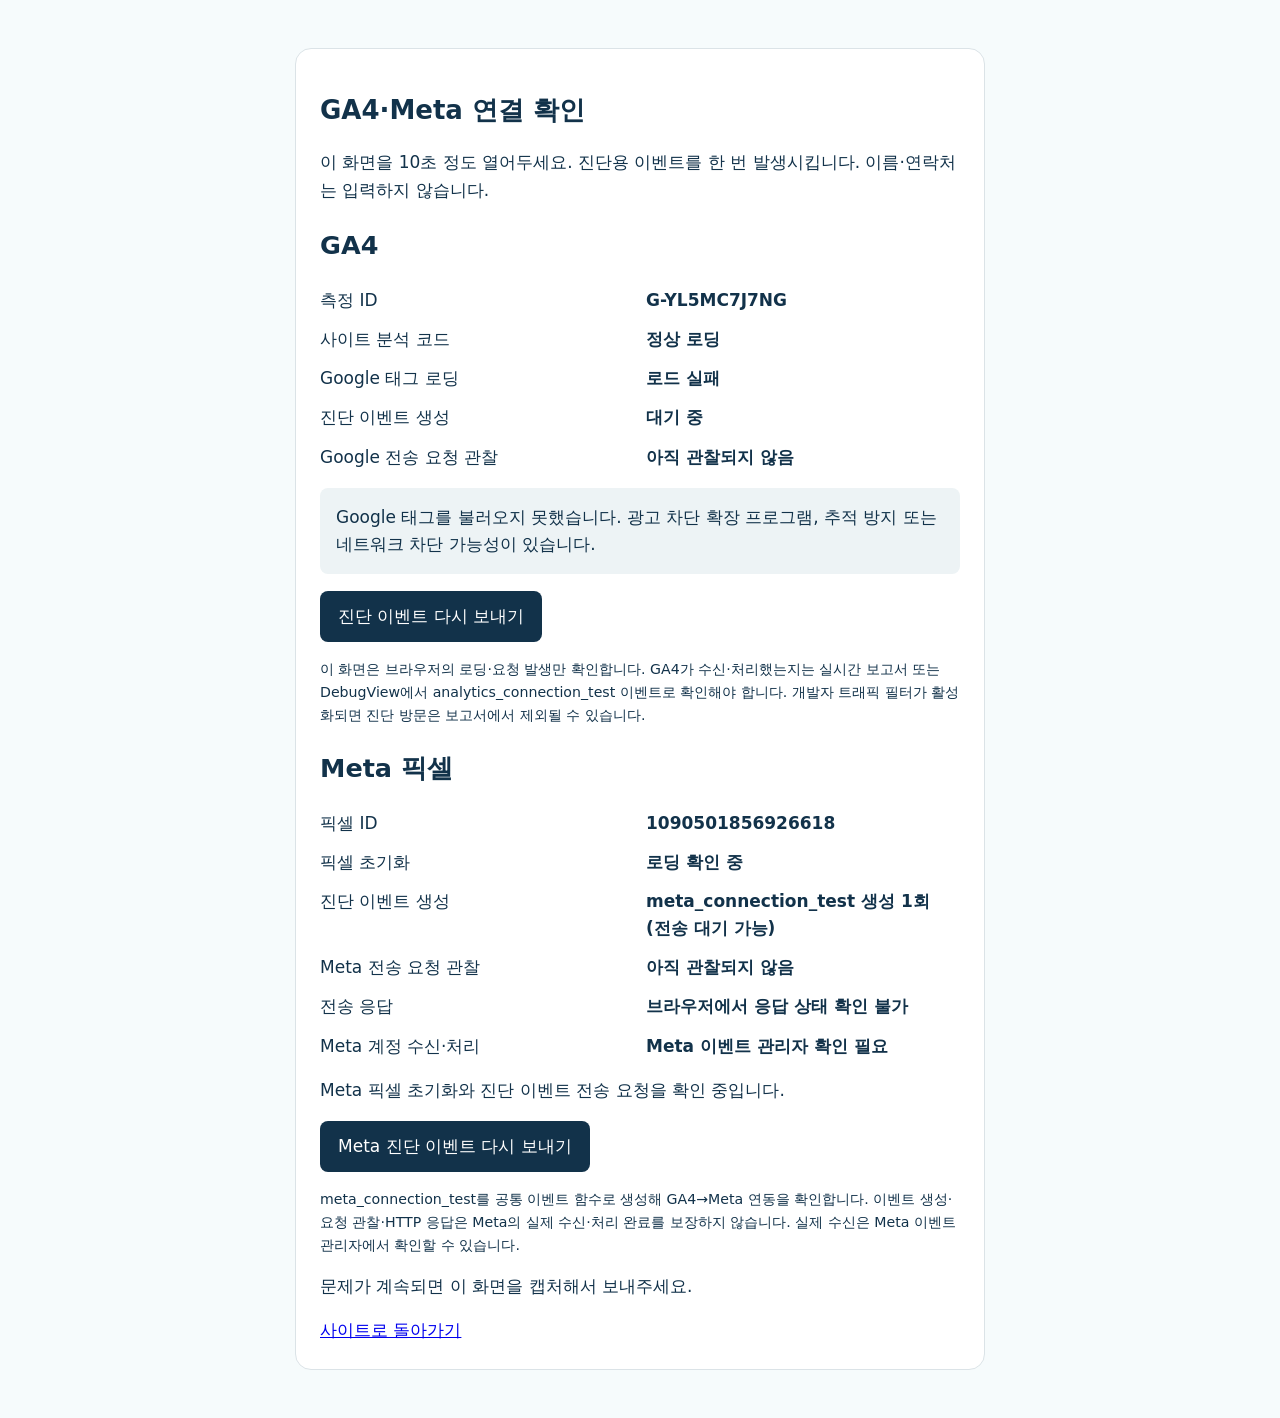
<file: analytics-check.html>
<!doctype html>
<html lang="ko">
<head>
<meta charset="utf-8">
<script async src="https://www.googletagmanager.com/gtm.js?id=GTM-TS736MN9"></script>
<script>
  window.dataLayer = window.dataLayer || [];
  function gtag(){dataLayer.push(arguments);}
  gtag('js', new Date());
</script>
<meta name="viewport" content="width=device-width, initial-scale=1">
<meta name="robots" content="noindex,nofollow">
<meta name="referrer" content="strict-origin-when-cross-origin">
<title>GA4·Meta 연결 확인 | SUN&GLOW</title>
<style>
body{font:17px/1.6 system-ui,sans-serif;background:#f6fbfc;color:#12324a;margin:0;padding:24px}main{max-width:640px;margin:24px auto;background:#fff;padding:24px;border:1px solid #dbe3e7;border-radius:16px}h1{font-size:26px}dl{display:grid;grid-template-columns:1fr 1fr;gap:12px}dt,dd{margin:0;overflow-wrap:anywhere}dd{font-weight:700}button{font:inherit;background:#12324a;color:white;padding:12px 18px;border:0;border-radius:8px;cursor:pointer}#result{padding:16px;background:#edf3f5;border-radius:8px}small{display:block;margin:16px 0}

/* Fragment navigation; pages without a sticky header keep 16px clearance. */
html{scroll-behavior:smooth}
section[id],[id].anchor{scroll-margin-top:16px}
@media(prefers-reduced-motion:reduce){html{scroll-behavior:auto}}
</style>
<script defer src="analytics.js?v=20261029-meta-events"></script>
<script defer src="analytics-check.js"></script>
<script defer src="meta-check.js?v=20261029-meta-check"></script>
<!-- Meta Pixel Code -->
<script>
!function(f,b,e,v,n,t,s)
{if(f.fbq)return;n=f.fbq=function(){n.callMethod?
n.callMethod.apply(n,arguments):n.queue.push(arguments)};
if(!f._fbq)f._fbq=n;n.push=n;n.loaded=!0;n.version='2.0';
n.queue=[];t=b.createElement(e);t.async=!0;
t.src=v;s=b.getElementsByTagName(e)[0];
s.parentNode.insertBefore(t,s)}(window, document,'script',
'https://connect.facebook.net/en_US/fbevents.js');
fbq('init', '1090501856926618');
fbq('track', 'PageView');
</script>
<!-- End Meta Pixel Code -->
</head>
<body data-page-type="diagnostic">
<noscript><img height="1" width="1" style="display:none"
src="https://www.facebook.com/tr?id=1090501856926618&ev=PageView&noscript=1"
/></noscript>
<main id="diagnostics" class="anchor">
<h1>GA4·Meta 연결 확인</h1>
<p>이 화면을 10초 정도 열어두세요. 진단용 이벤트를 한 번 발생시킵니다. 이름·연락처는 입력하지 않습니다.</p>
<h2>GA4</h2>
<dl>
<dt>측정 ID</dt><dd id="measurement">확인 중</dd>
<dt>사이트 분석 코드</dt><dd id="code">확인 중</dd>
<dt>Google 태그 로딩</dt><dd id="loader">확인 중</dd>
<dt>진단 이벤트 생성</dt><dd id="test">대기 중</dd>
<dt>Google 전송 요청 관찰</dt><dd id="collection">대기 중</dd>
</dl>
<p id="result" role="status" aria-live="polite">확인 중입니다.</p>
<button type="button" id="retry">진단 이벤트 다시 보내기</button>
<small>이 화면은 브라우저의 로딩·요청 발생만 확인합니다. GA4가 수신·처리했는지는 실시간 보고서 또는 DebugView에서 analytics_connection_test 이벤트로 확인해야 합니다. 개발자 트래픽 필터가 활성화되면 진단 방문은 보고서에서 제외될 수 있습니다.</small>
<h2>Meta 픽셀</h2>
<dl>
<dt>픽셀 ID</dt><dd id="meta-pixel">확인 중</dd>
<dt>픽셀 초기화</dt><dd id="meta-loader">확인 중</dd>
<dt>진단 이벤트 생성</dt><dd id="meta-test">대기 중</dd>
<dt>Meta 전송 요청 관찰</dt><dd id="meta-collection">대기 중</dd>
<dt>전송 응답</dt><dd id="meta-response">확인 중</dd>
<dt>Meta 계정 수신·처리</dt><dd id="meta-ingestion">Meta 이벤트 관리자 확인 필요</dd>
</dl>
<p id="meta-result" role="status" aria-live="polite">확인 중입니다.</p>
<button type="button" id="meta-retry">Meta 진단 이벤트 다시 보내기</button>
<small>meta_connection_test를 공통 이벤트 함수로 생성해 GA4→Meta 연동을 확인합니다. 이벤트 생성·요청 관찰·HTTP 응답은 Meta의 실제 수신·처리 완료를 보장하지 않습니다. 실제 수신은 Meta 이벤트 관리자에서 확인할 수 있습니다.</small>
<p>문제가 계속되면 이 화면을 캡처해서 보내주세요.</p>
<a href="./">사이트로 돌아가기</a>
</main>
</body>
</html>
</file>
